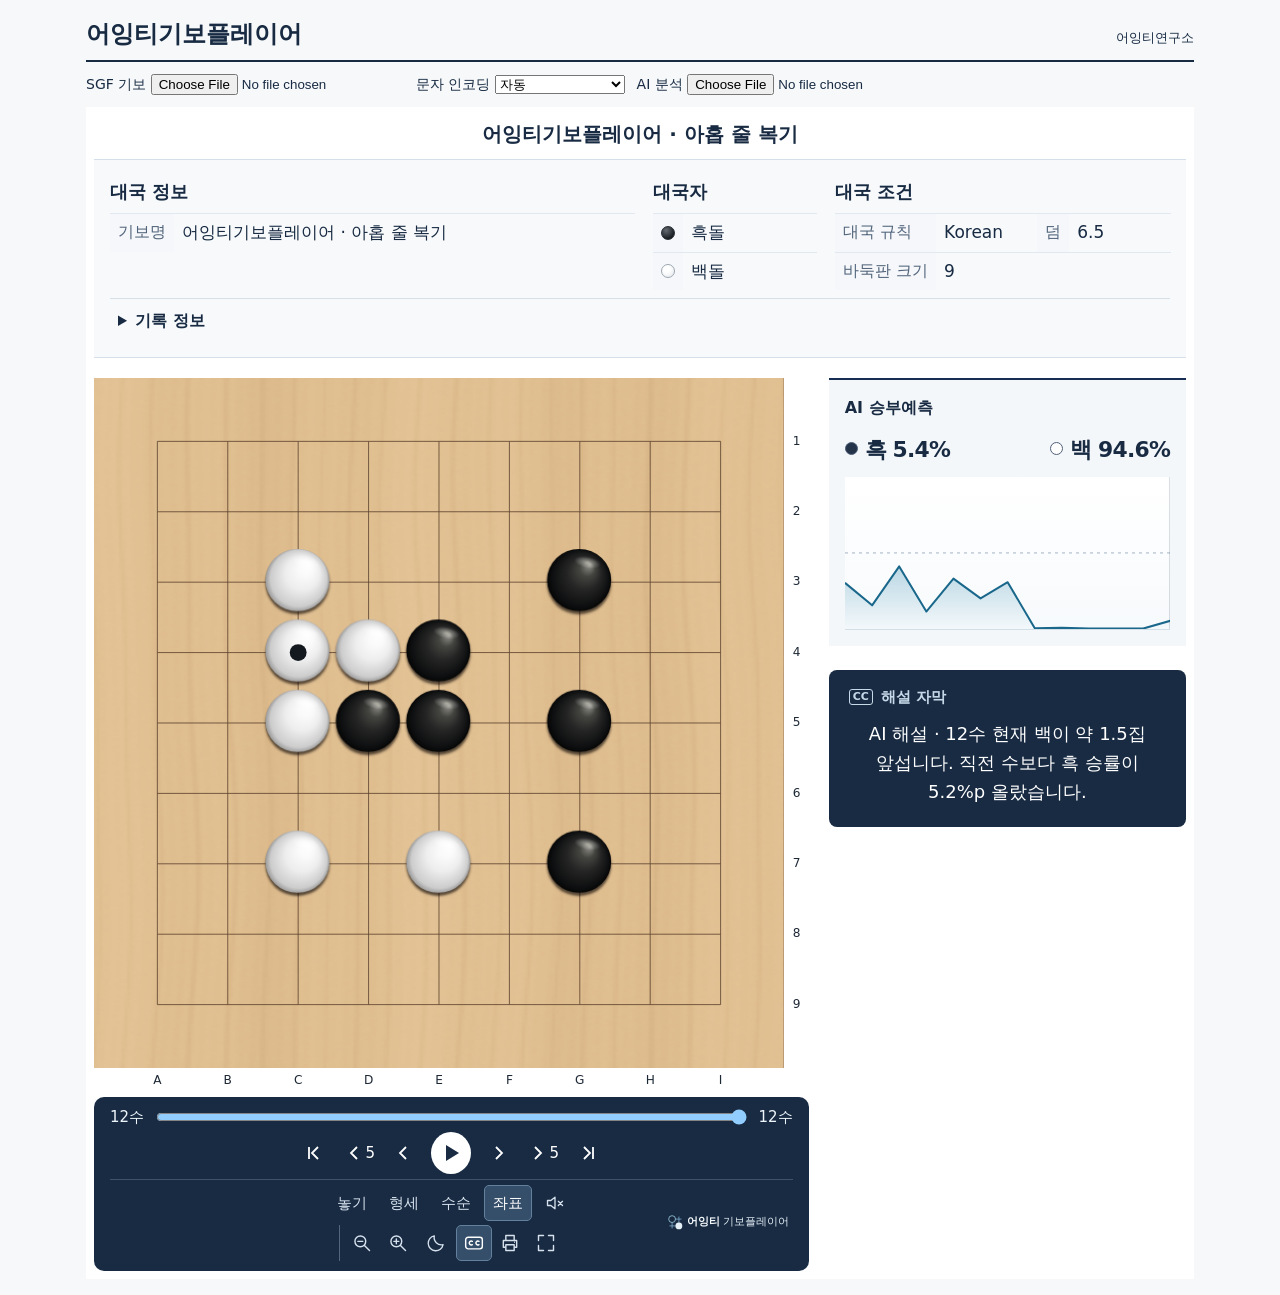
<file: index.html>
<!doctype html>
<html lang="ko"><meta charset="utf-8"><meta name="author" content="어잉티연구소"><meta name="viewport" content="width=device-width,initial-scale=1"><title>어잉티기보플레이어</title>
<style>
*{box-sizing:border-box}body{margin:0;background:#f6f8fa;color:#182b43;font:16px/1.5 system-ui,sans-serif}main{max-width:1140px;margin:auto;padding:16px}header,form{display:flex;align-items:center;gap:12px;flex-wrap:wrap}header{justify-content:space-between;border-bottom:2px solid #182b43}h1{font-size:24px;margin:0 0 8px}form{padding:12px 0}label{font-size:14px}input,select{max-width:100%}iframe{display:block;width:100%;border:0;background:white}
</style><main><header><h1>어잉티기보플레이어</h1><small>어잉티연구소</small></header>
<form><label>SGF 기보 <input type="file" id="sgf" accept=".sgf"></label><label>문자 인코딩 <select id="encoding"><option value="auto">자동</option><option value="utf-8">UTF-8</option><option value="euc-kr">한국어 (CP949)</option><option value="shift_jis">일본어 (Shift JIS)</option><option value="gb18030">중국어 (GB18030)</option></select></label>
<label>AI 분석 <input type="file" id="analysis" accept=".json"></label></form><p role="alert" id="error" hidden></p><div id="viewer"></div></main>
<script src="web/gibo-encoding.js"></script><script src="web/open.js"></script></html>
</file>
